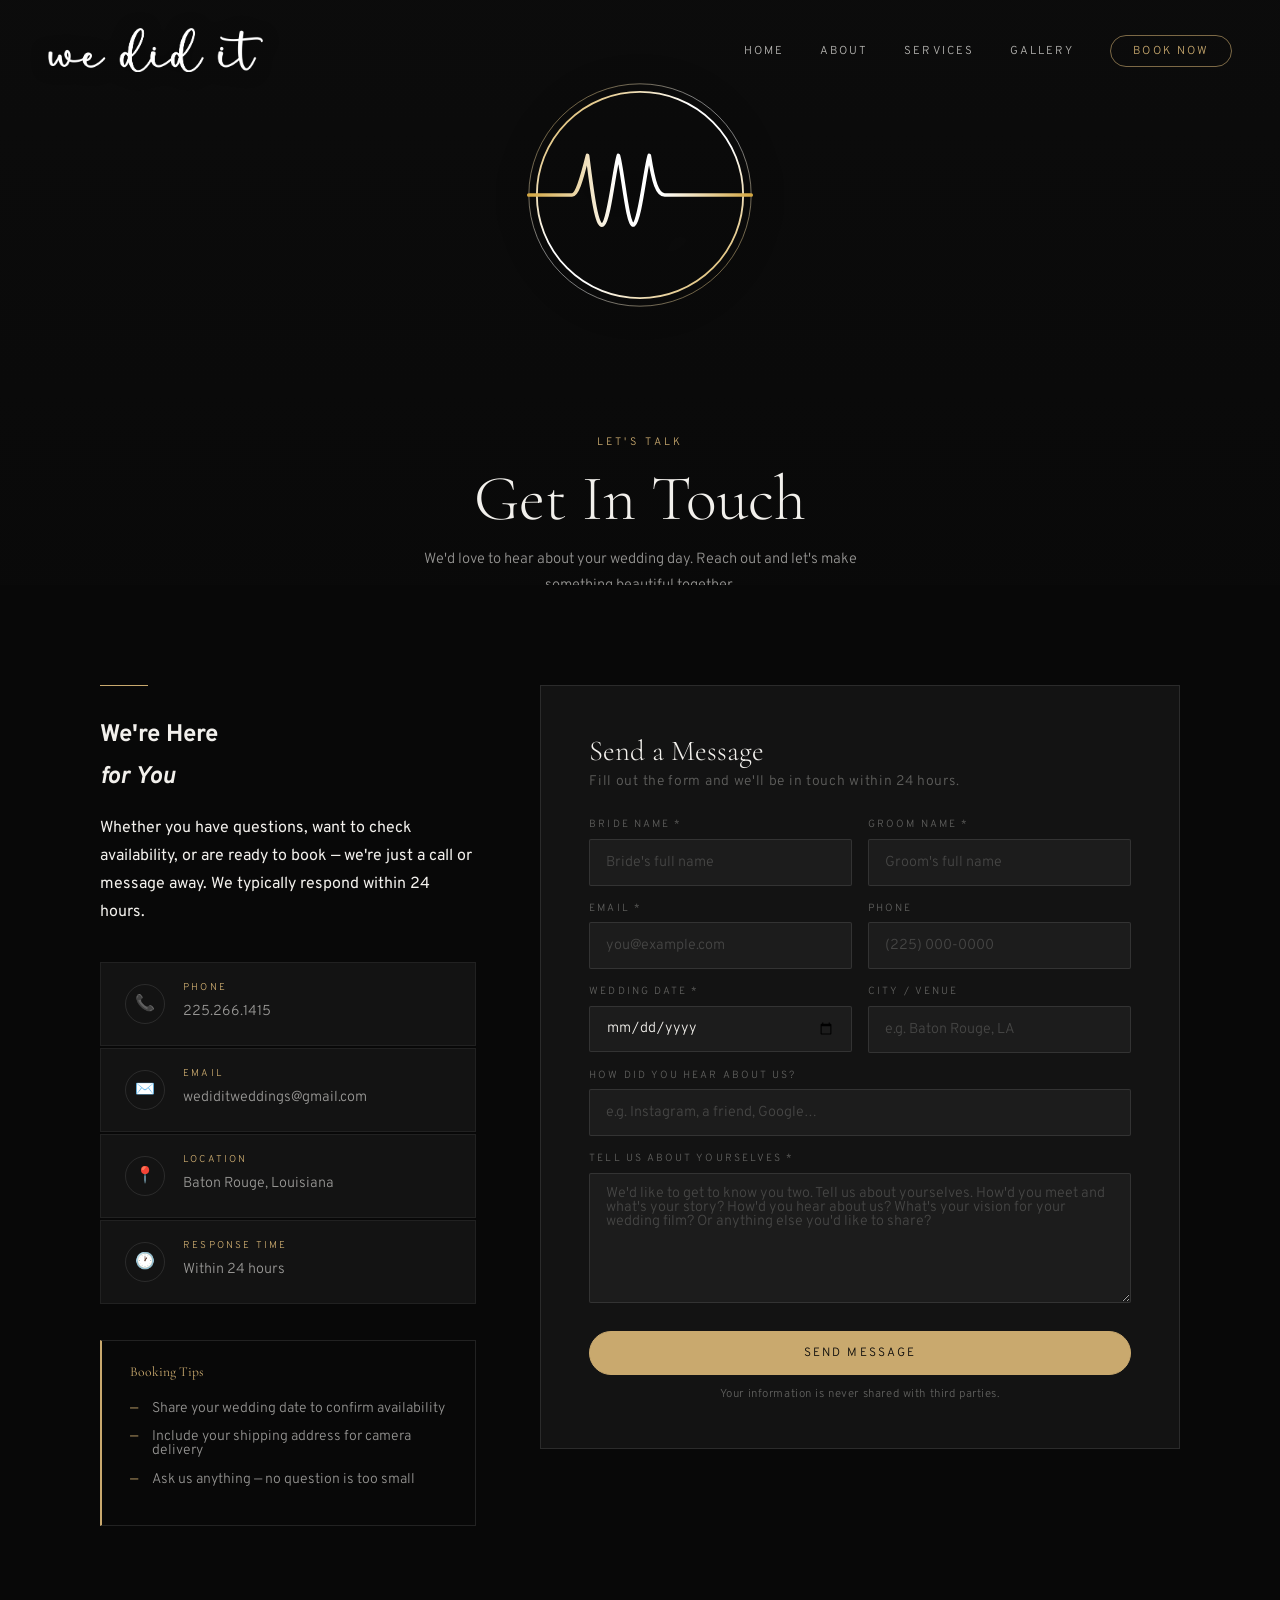
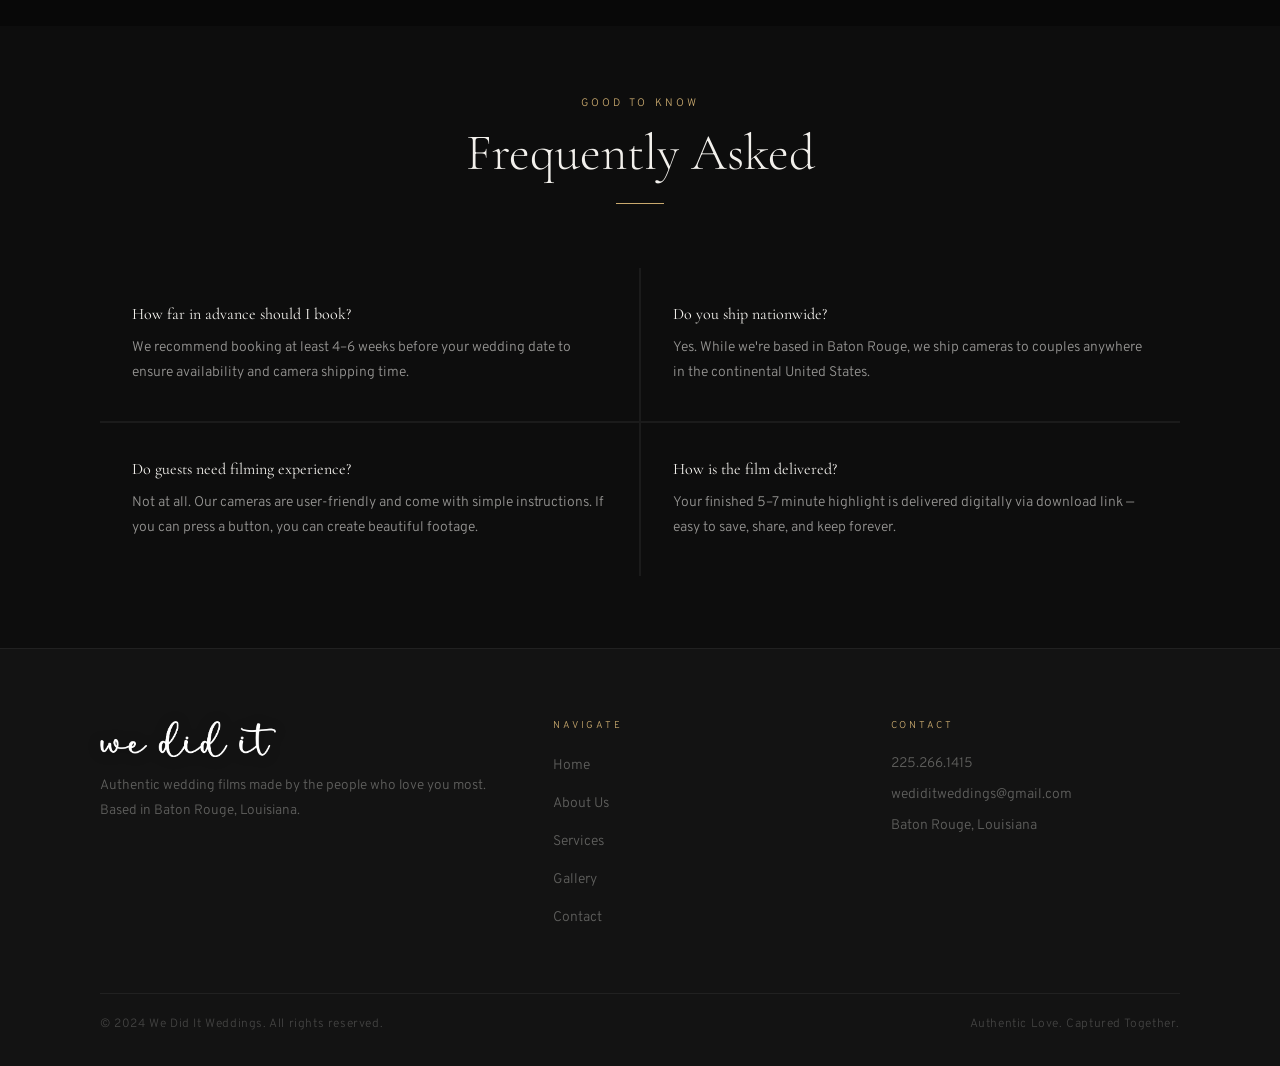
<file: contact.html>
<!DOCTYPE html>
<html lang="en">
<head>
  <meta charset="UTF-8" />
  <meta name="viewport" content="width=device-width, initial-scale=1.0" />
  <title>Contact — We Did It Weddings</title>
  <meta name="description" content="Contact We Did It Weddings in Baton Rouge, LA. Call 225.266.1415 or email wediditweddings@gmail.com to book your wedding film." />
  <link rel="stylesheet" href="css/styles.css" />
</head>
<body>

  <!-- HEADER -->
  <header>
    <a href="index.html" class="logo-link">
      <img src="images/logo-nav.png" alt="We Did It Weddings" />
    </a>
    <button class="hamburger" aria-label="Toggle menu">
      <span></span><span></span><span></span>
    </button>
    <nav>
      <ul>
        <li><a href="index.html">Home</a></li>
        <li><a href="about.html">About</a></li>
        <li><a href="services.html">Services</a></li>
        <li><a href="gallery.html">Gallery</a></li>
        <li><a href="contact.html" class="nav-cta-link active">Book Now</a></li>
      </ul>
    </nav>
  </header>

  <!-- PAGE HERO -->
  <section class="page-hero">
    <div class="page-hero-bg" style="background-image: url('https://images.unsplash.com/photo-1511285560929-80b456fea0bc?w=1600&q=80');"></div>
    <div class="page-hero-overlay"></div>
    <div class="page-hero-content">
      <div class="page-hero-logo">
        <img src="images/we_did_it_films_icon.svg" alt="We Did It Weddings" />
      </div>
      <span class="page-hero-label">Let's Talk</span>
      <h1>Get In Touch</h1>
      <p>We'd love to hear about your wedding day. Reach out and let's make something beautiful together.</p>
    </div>
  </section>

  <!-- CONTACT -->
  <section class="contact-section section">
    <div class="container">
      <div class="contact-grid">

        <!-- Info -->
        <div class="fade-up">
          <hr class="rule" style="margin-bottom:28px;" />
          <h2>We're Here<br><em>for You</em></h2>
          <p style="margin-top:16px;">Whether you have questions, want to check availability, or are ready to book — we're just a call or message away. We typically respond within 24 hours.</p>

          <div class="contact-cards" style="margin-top:36px;">
            <div class="contact-card">
              <div class="cc-icon">📞</div>
              <div class="cc-text">
                <label>Phone</label>
                <a href="tel:+12252661415">225.266.1415</a>
              </div>
            </div>
            <div class="contact-card">
              <div class="cc-icon">✉️</div>
              <div class="cc-text">
                <label>Email</label>
                <a href="mailto:wediditweddings@gmail.com">wediditweddings@gmail.com</a>
              </div>
            </div>
            <div class="contact-card">
              <div class="cc-icon">📍</div>
              <div class="cc-text">
                <label>Location</label>
                <span>Baton Rouge, Louisiana</span>
              </div>
            </div>
            <div class="contact-card">
              <div class="cc-icon">🕐</div>
              <div class="cc-text">
                <label>Response Time</label>
                <span>Within 24 hours</span>
              </div>
            </div>
          </div>

          <div style="margin-top:36px;padding:24px 28px;border:1px solid var(--border);border-left:2px solid var(--tan);">
            <p style="font:400 0.85rem/1 var(--serif);color:var(--tan);margin-bottom:12px;">Booking Tips</p>
            <ul class="check-list">
              <li>Share your wedding date to confirm availability</li>
              <li>Include your shipping address for camera delivery</li>
              <li>Ask us anything — no question is too small</li>
            </ul>
          </div>
        </div>

        <!-- Form -->
        <div class="contact-form-wrap fade-up">
          <h2>Send a Message</h2>
          <p>Fill out the form and we'll be in touch within 24 hours.</p>

          <form id="contactForm" novalidate>
            <div class="form-row">
              <div class="form-group">
                <label for="brideName">Bride Name *</label>
                <input type="text" id="brideName" name="brideName" placeholder="Bride's full name" required />
              </div>
              <div class="form-group">
                <label for="groomName">Groom Name *</label>
                <input type="text" id="groomName" name="groomName" placeholder="Groom's full name" required />
              </div>
            </div>
            <div class="form-row">
              <div class="form-group">
                <label for="email">Email *</label>
                <input type="email" id="email" name="email" placeholder="you@example.com" required />
              </div>
              <div class="form-group">
                <label for="phone">Phone</label>
                <input type="tel" id="phone" name="phone" placeholder="(225) 000-0000" />
              </div>
            </div>
            <div class="form-row">
              <div class="form-group">
                <label for="weddingDate">Wedding Date *</label>
                <input type="date" id="weddingDate" name="weddingDate" required />
              </div>
              <div class="form-group">
                <label for="weddingCity">City / Venue</label>
                <input type="text" id="weddingCity" name="weddingCity" placeholder="e.g. Baton Rouge, LA" />
              </div>
            </div>
            <div class="form-group">
              <label for="hearAboutUs">How Did You Hear About Us?</label>
              <input type="text" id="hearAboutUs" name="hearAboutUs" placeholder="e.g. Instagram, a friend, Google…" />
            </div>
            <div class="form-group">
              <label for="message">Tell Us About Yourselves *</label>
              <textarea id="message" name="message" placeholder="We'd like to get to know you two. Tell us about yourselves. How'd you meet and what's your story? How'd you hear about us? What's your vision for your wedding film? Or anything else you'd like to share?" required></textarea>
            </div>
            <button type="submit" class="form-submit">Send Message</button>
            <p class="form-note">Your information is never shared with third parties.</p>
          </form>

          <div class="form-success">
            <div class="si">🎉</div>
            <h3>Message Sent</h3>
            <p>Thank you for reaching out. We'll be in touch within 24 hours.</p>
          </div>
        </div>

      </div>
    </div>
  </section>

  <!-- FAQ -->
  <section class="faq section-sm">
    <div class="container">
      <div class="section-header centered fade-up">
        <span class="section-label">Good to Know</span>
        <h2 class="section-title">Frequently Asked</h2>
        <hr class="rule rule-center" style="margin:20px auto 0;" />
      </div>
      <div class="faq-grid">
        <div class="faq-item fade-up">
          <h3>How far in advance should I book?</h3>
          <p>We recommend booking at least 4–6 weeks before your wedding date to ensure availability and camera shipping time.</p>
        </div>
        <div class="faq-item fade-up">
          <h3>Do you ship nationwide?</h3>
          <p>Yes. While we're based in Baton Rouge, we ship cameras to couples anywhere in the continental United States.</p>
        </div>
        <div class="faq-item fade-up">
          <h3>Do guests need filming experience?</h3>
          <p>Not at all. Our cameras are user-friendly and come with simple instructions. If you can press a button, you can create beautiful footage.</p>
        </div>
        <div class="faq-item fade-up">
          <h3>How is the film delivered?</h3>
          <p>Your finished 5–7 minute highlight is delivered digitally via download link — easy to save, share, and keep forever.</p>
        </div>
      </div>
    </div>
  </section>

  <!-- FOOTER -->
  <footer>
    <div class="container">
      <div class="footer-grid">
        <div class="footer-brand">
          <img src="images/logo-nav.png" alt="We Did It Weddings" />
          <p>Authentic wedding films made by the people who love you most. Based in Baton Rouge, Louisiana.</p>
        </div>
        <div class="footer-col">
          <h4>Navigate</h4>
          <ul>
            <li><a href="index.html">Home</a></li>
            <li><a href="about.html">About Us</a></li>
            <li><a href="services.html">Services</a></li>
            <li><a href="gallery.html">Gallery</a></li>
            <li><a href="contact.html">Contact</a></li>
          </ul>
        </div>
        <div class="footer-col">
          <h4>Contact</h4>
          <p><a href="tel:+12252661415">225.266.1415</a></p>
          <p><a href="mailto:wediditweddings@gmail.com">wediditweddings@gmail.com</a></p>
          <p>Baton Rouge, Louisiana</p>
        </div>
      </div>
      <hr class="footer-divider" />
      <div class="footer-bottom">
        <span>&copy; 2024 We Did It Weddings. All rights reserved.</span>
        <span>Authentic Love. Captured Together.</span>
      </div>
    </div>
  </footer>

  <script src="js/script.js"></script>
</body>
</html>
</file>
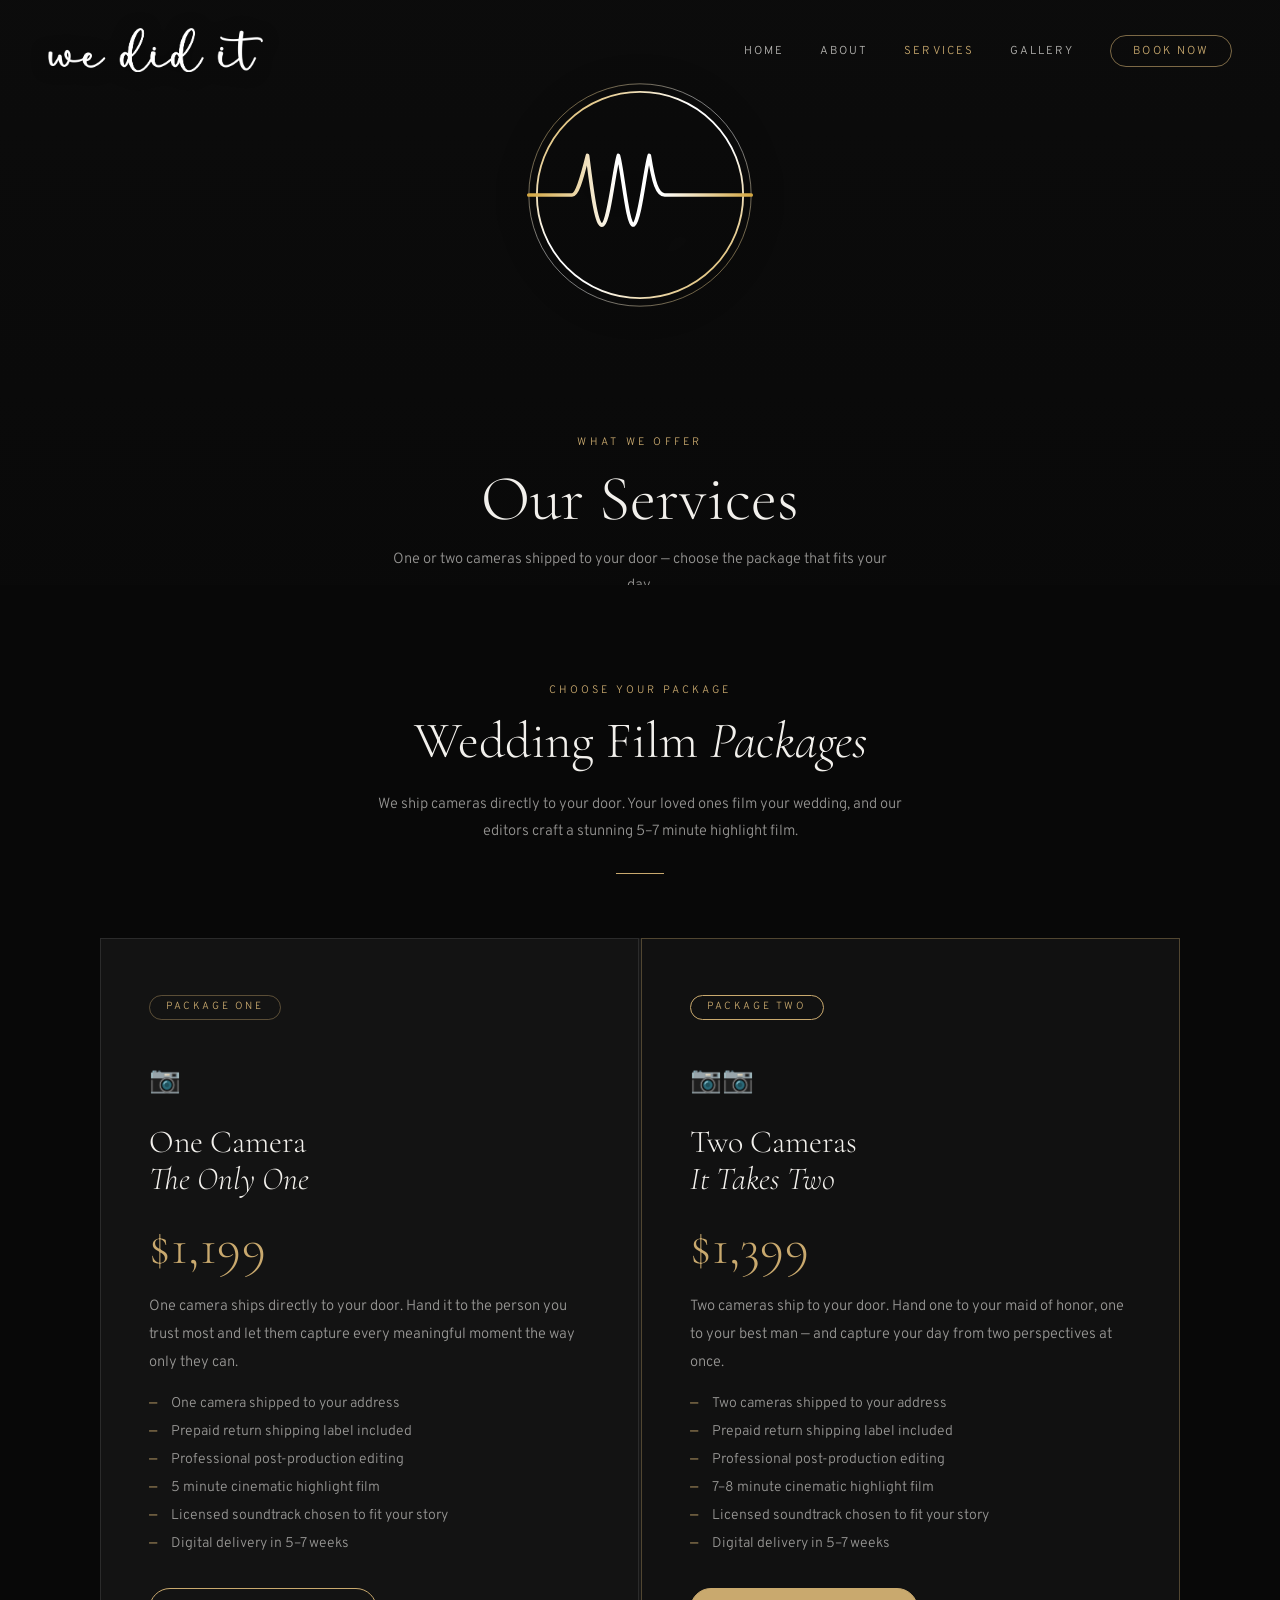
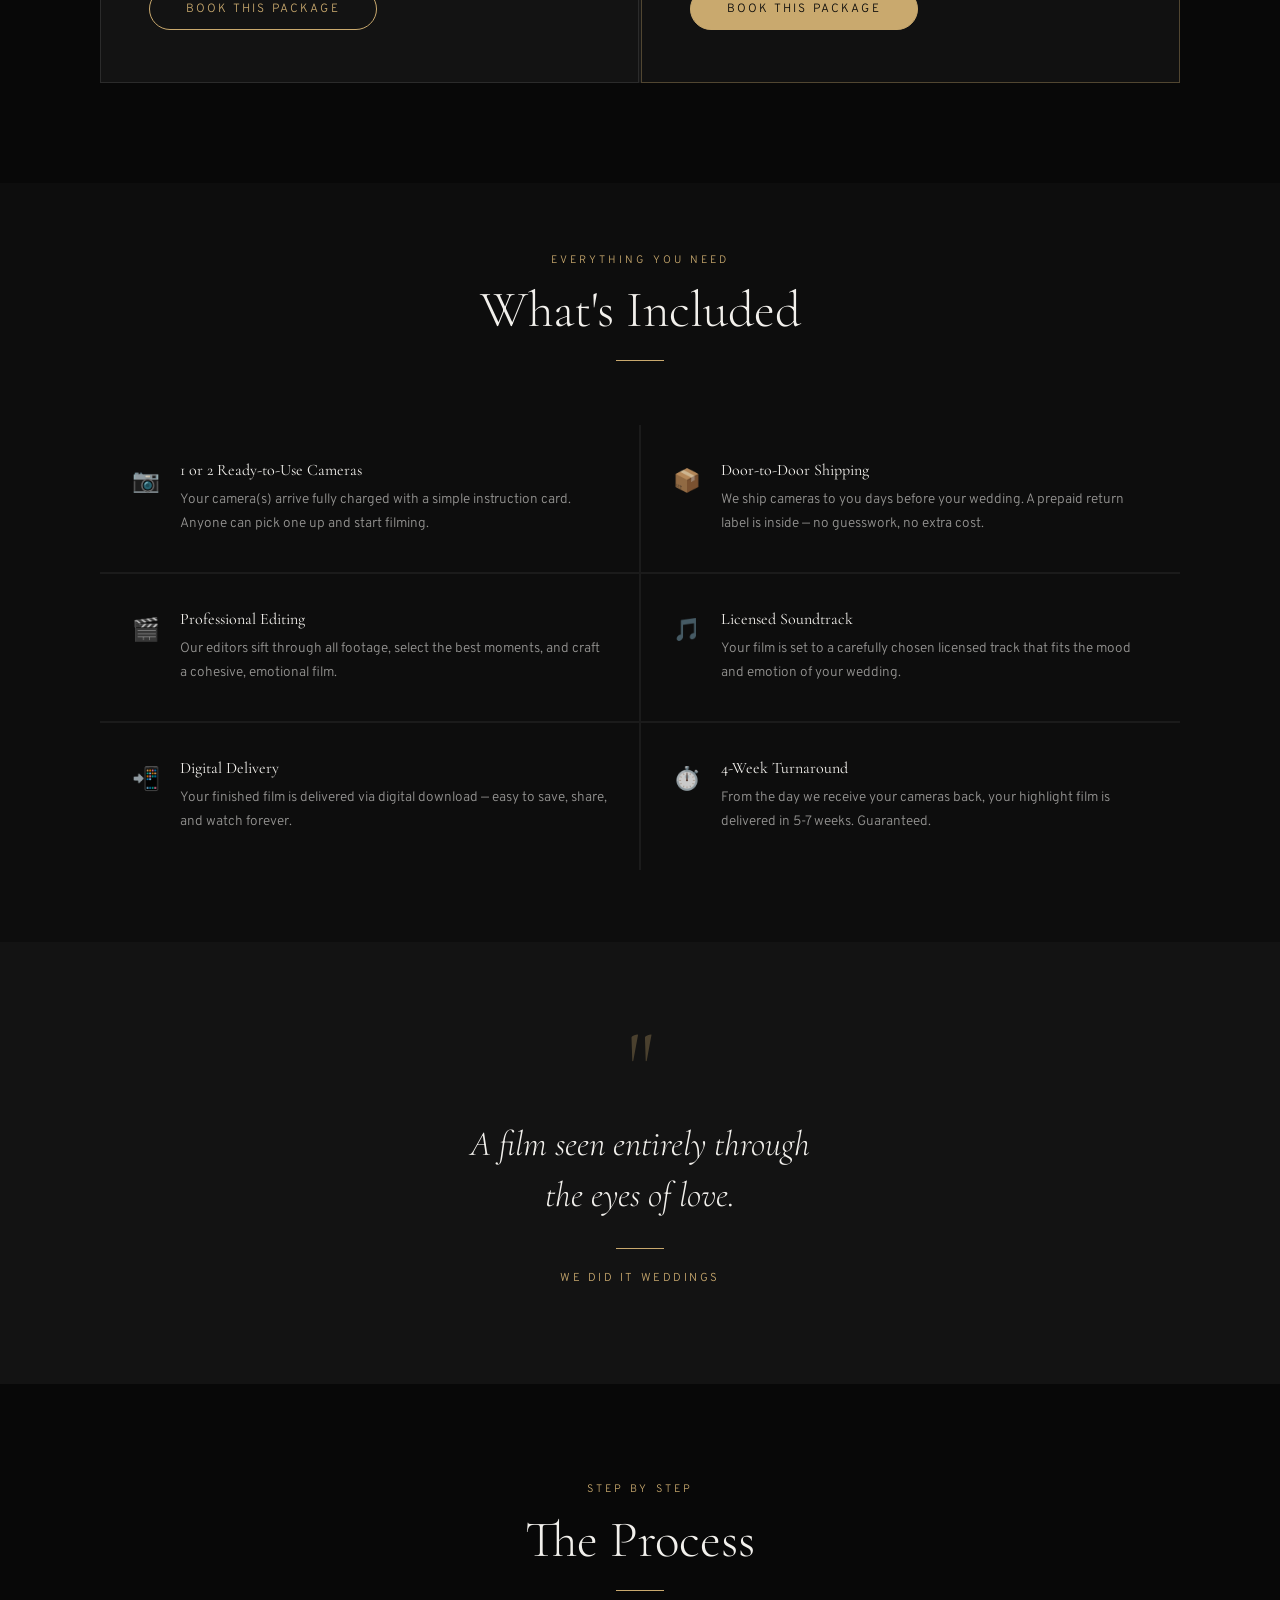
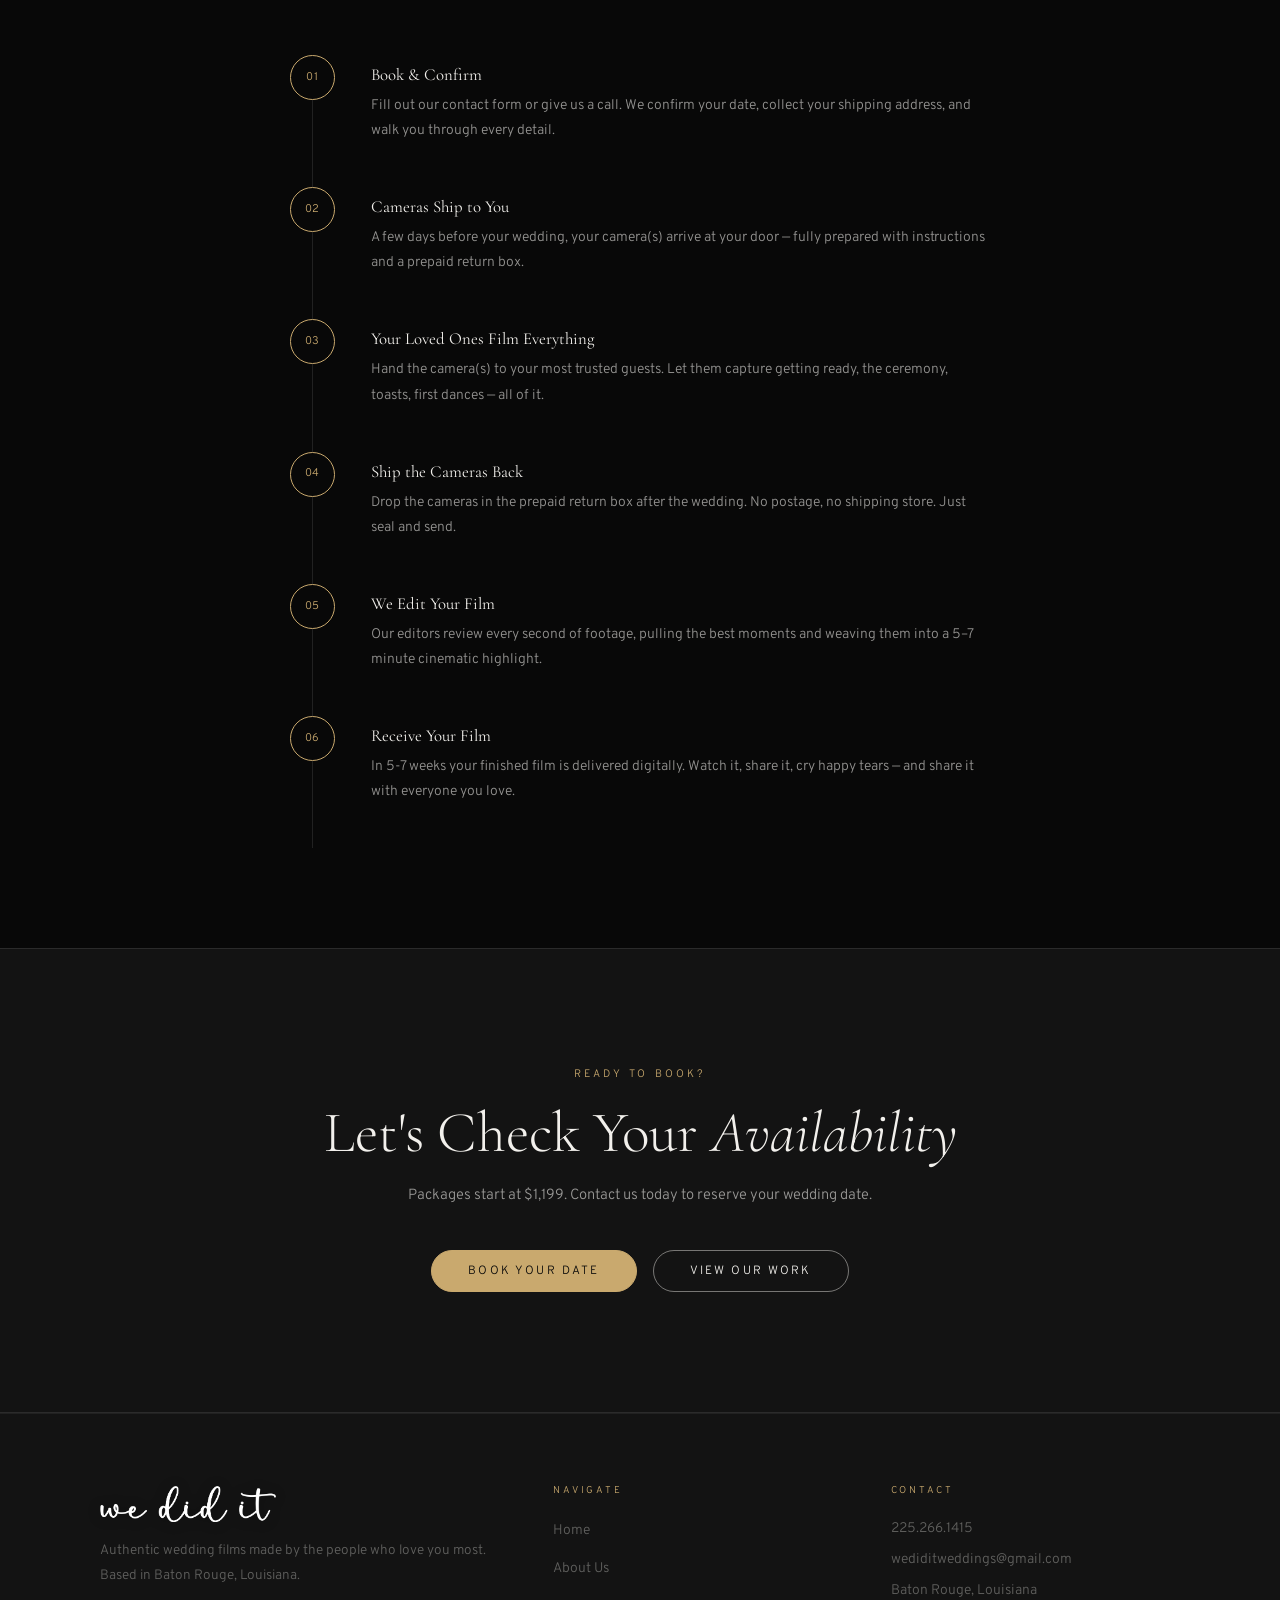
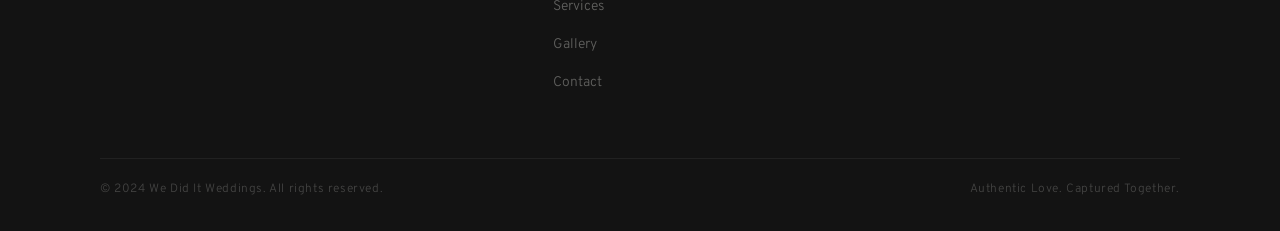
<file: services.html>
<!DOCTYPE html>
<html lang="en">
<head>
  <meta charset="UTF-8" />
  <meta name="viewport" content="width=device-width, initial-scale=1.0" />
  <title>Services — We Did It Weddings</title>
  <meta name="description" content="We ship one or two cameras to your door, your loved ones film your wedding, and our editors create a stunning highlight film in 5-7 weeks." />
  <link rel="stylesheet" href="css/styles.css" />
</head>
<body>

  <!-- HEADER -->
  <header>
    <a href="index.html" class="logo-link">
      <img src="images/logo-nav.png" alt="We Did It Weddings" />
    </a>
    <button class="hamburger" aria-label="Toggle menu">
      <span></span><span></span><span></span>
    </button>
    <nav>
      <ul>
        <li><a href="index.html">Home</a></li>
        <li><a href="about.html">About</a></li>
        <li><a href="services.html" class="active">Services</a></li>
        <li><a href="gallery.html">Gallery</a></li>
        <li><a href="contact.html" class="nav-cta-link">Book Now</a></li>
      </ul>
    </nav>
  </header>

  <!-- PAGE HERO -->
  <section class="page-hero">
    <div class="page-hero-bg" style="background-image: url('https://images.unsplash.com/photo-1465495976277-4387d4b0b4c6?w=1600&q=80');"></div>
    <div class="page-hero-overlay"></div>
    <div class="page-hero-content">
      <div class="page-hero-logo">
        <img src="images/we_did_it_films_icon.svg" alt="We Did It Weddings" />
      </div>
      <span class="page-hero-label">What We Offer</span>
      <h1>Our Services</h1>
      <p>One or two cameras shipped to your door — choose the package that fits your day.</p>
    </div>
  </section>

  <!-- PACKAGES -->
  <section class="service-intro section">
    <div class="container">
      <div class="section-header centered fade-up">
        <span class="section-label">Choose Your Package</span>
        <h2 class="section-title">Wedding Film <em>Packages</em></h2>
        <p class="section-sub" style="margin:12px auto 0;">We ship cameras directly to your door. Your loved ones film your wedding, and our editors craft a stunning 5–7 minute highlight film.</p>
        <hr class="rule rule-center" style="margin:28px auto 0;" />
      </div>
      <div class="packages-grid">

        <!-- Package 1 -->
        <div class="package-card fade-up">
          <span class="service-badge">Package One</span>
          <div class="package-camera-icon">📷</div>
          <h2>One Camera<br><em>The Only One</em></h2>
          <div class="package-price">$1,199</div>
          <p>One camera ships directly to your door. Hand it to the person you trust most and let them capture every meaningful moment the way only they can.</p>
          <ul class="check-list" style="margin-top:20px;">
            <li>One camera shipped to your address</li>
            <li>Prepaid return shipping label included</li>
            <li>Professional post-production editing</li>
            <li>5 minute cinematic highlight film</li>
            <li>Licensed soundtrack chosen to fit your story</li>
            <li>Digital delivery in 5–7 weeks</li>
          </ul>
          <div style="margin-top:36px;">
            <a href="contact.html" class="btn btn-tan-outline">Book This Package</a>
          </div>
        </div>

        <!-- Package 2 -->
        <div class="package-card package-card--featured fade-up">
          <span class="service-badge" style="border-color:var(--tan);color:var(--tan);">Package Two</span>
          <div class="package-camera-icon">📷📷</div>
          <h2>Two Cameras<br><em>It Takes Two</em></h2>
          <div class="package-price">$1,399</div>
          <p>Two cameras ship to your door. Hand one to your maid of honor, one to your best man — and capture your day from two perspectives at once.</p>
          <ul class="check-list" style="margin-top:20px;">
            <li>Two cameras shipped to your address</li>
            <li>Prepaid return shipping label included</li>
            <li>Professional post-production editing</li>
            <li>7–8 minute cinematic highlight film</li>
            <li>Licensed soundtrack chosen to fit your story</li>
            <li>Digital delivery in 5–7 weeks</li>
          </ul>
          <div style="margin-top:36px;">
            <a href="contact.html" class="btn btn-tan">Book This Package</a>
          </div>
        </div>

      </div>
    </div>
  </section>

  <!-- WHAT'S INCLUDED -->
  <section class="includes section-sm">
    <div class="container">
      <div class="section-header centered fade-up">
        <span class="section-label">Everything You Need</span>
        <h2 class="section-title">What's Included</h2>
        <hr class="rule rule-center" style="margin:20px auto 0;" />
      </div>
      <div class="includes-grid">
        <div class="include-item fade-up">
          <div class="include-icon">📷</div>
          <div>
            <h3>1 or 2 Ready-to-Use Cameras</h3>
            <p>Your camera(s) arrive fully charged with a simple instruction card. Anyone can pick one up and start filming.</p>
          </div>
        </div>
        <div class="include-item fade-up">
          <div class="include-icon">📦</div>
          <div>
            <h3>Door-to-Door Shipping</h3>
            <p>We ship cameras to you days before your wedding. A prepaid return label is inside — no guesswork, no extra cost.</p>
          </div>
        </div>
        <div class="include-item fade-up">
          <div class="include-icon">🎬</div>
          <div>
            <h3>Professional Editing</h3>
            <p>Our editors sift through all footage, select the best moments, and craft a cohesive, emotional film.</p>
          </div>
        </div>
        <div class="include-item fade-up">
          <div class="include-icon">🎵</div>
          <div>
            <h3>Licensed Soundtrack</h3>
            <p>Your film is set to a carefully chosen licensed track that fits the mood and emotion of your wedding.</p>
          </div>
        </div>
        <div class="include-item fade-up">
          <div class="include-icon">📲</div>
          <div>
            <h3>Digital Delivery</h3>
            <p>Your finished film is delivered via digital download — easy to save, share, and watch forever.</p>
          </div>
        </div>
        <div class="include-item fade-up">
          <div class="include-icon">⏱️</div>
          <div>
            <h3>4-Week Turnaround</h3>
            <p>From the day we receive your cameras back, your highlight film is delivered in 5-7 weeks. Guaranteed.</p>
          </div>
        </div>
      </div>
    </div>
  </section>

  <!-- PULL QUOTE -->
  <section class="pullquote">
    <div class="container-sm">
      <div class="fade-up">
        <span class="pullquote-mark">"</span>
        <p class="pullquote-text">A film seen entirely through<br><em>the eyes of love.</em></p>
        <hr class="rule rule-center" style="margin:24px auto;" />
        <p class="pullquote-author">We Did It Weddings</p>
      </div>
    </div>
  </section>

  <!-- PROCESS TIMELINE -->
  <section class="timeline-section section">
    <div class="container">
      <div class="section-header centered fade-up">
        <span class="section-label">Step by Step</span>
        <h2 class="section-title">The Process</h2>
        <hr class="rule rule-center" style="margin:20px auto 40px;" />
      </div>
      <div class="timeline fade-up">
        <div class="tl-item">
          <div class="tl-dot">01</div>
          <div class="tl-body">
            <h3>Book &amp; Confirm</h3>
            <p>Fill out our contact form or give us a call. We confirm your date, collect your shipping address, and walk you through every detail.</p>
          </div>
        </div>
        <div class="tl-item">
          <div class="tl-dot">02</div>
          <div class="tl-body">
            <h3>Cameras Ship to You</h3>
            <p>A few days before your wedding, your camera(s) arrive at your door — fully prepared with instructions and a prepaid return box.</p>
          </div>
        </div>
        <div class="tl-item">
          <div class="tl-dot">03</div>
          <div class="tl-body">
            <h3>Your Loved Ones Film Everything</h3>
            <p>Hand the camera(s) to your most trusted guests. Let them capture getting ready, the ceremony, toasts, first dances — all of it.</p>
          </div>
        </div>
        <div class="tl-item">
          <div class="tl-dot">04</div>
          <div class="tl-body">
            <h3>Ship the Cameras Back</h3>
            <p>Drop the cameras in the prepaid return box after the wedding. No postage, no shipping store. Just seal and send.</p>
          </div>
        </div>
        <div class="tl-item">
          <div class="tl-dot">05</div>
          <div class="tl-body">
            <h3>We Edit Your Film</h3>
            <p>Our editors review every second of footage, pulling the best moments and weaving them into a 5–7 minute cinematic highlight.</p>
          </div>
        </div>
        <div class="tl-item">
          <div class="tl-dot">06</div>
          <div class="tl-body">
            <h3>Receive Your Film</h3>
            <p>In 5-7 weeks your finished film is delivered digitally. Watch it, share it, cry happy tears — and share it with everyone you love.</p>
          </div>
        </div>
      </div>
    </div>
  </section>

  <!-- CTA -->
  <section class="cta-dark">
    <div class="container-sm">
      <div class="fade-up">
        <span class="section-label" style="display:block;text-align:center;margin-bottom:20px;">Ready to Book?</span>
        <h2 class="section-title" style="text-align:center;margin-bottom:16px;">Let's Check Your <em>Availability</em></h2>
        <p class="section-sub" style="text-align:center;margin:0 auto 40px;">Packages start at $1,199. Contact us today to reserve your wedding date.</p>
        <div class="cta-btns">
          <a href="contact.html" class="btn btn-tan">Book Your Date</a>
          <a href="gallery.html" class="btn btn-outline">View Our Work</a>
        </div>
      </div>
    </div>
  </section>

  <!-- FOOTER -->
  <footer>
    <div class="container">
      <div class="footer-grid">
        <div class="footer-brand">
          <img src="images/logo-nav.png" alt="We Did It Weddings" />
          <p>Authentic wedding films made by the people who love you most. Based in Baton Rouge, Louisiana.</p>
        </div>
        <div class="footer-col">
          <h4>Navigate</h4>
          <ul>
            <li><a href="index.html">Home</a></li>
            <li><a href="about.html">About Us</a></li>
            <li><a href="services.html">Services</a></li>
            <li><a href="gallery.html">Gallery</a></li>
            <li><a href="contact.html">Contact</a></li>
          </ul>
        </div>
        <div class="footer-col">
          <h4>Contact</h4>
          <p><a href="tel:+12252661415">225.266.1415</a></p>
          <p><a href="mailto:wediditweddings@gmail.com">wediditweddings@gmail.com</a></p>
          <p>Baton Rouge, Louisiana</p>
        </div>
      </div>
      <hr class="footer-divider" />
      <div class="footer-bottom">
        <span>&copy; 2024 We Did It Weddings. All rights reserved.</span>
        <span>Authentic Love. Captured Together.</span>
      </div>
    </div>
  </footer>

  <script src="js/script.js"></script>
</body>
</html>
</file>
<file: css/styles.css>
@import url('https://fonts.googleapis.com/css2?family=Cormorant+Garamond:ital,wght@0,300;0,400;0,600;1,300;1,400;1,600&family=Overpass:wght@200;300;400;600&display=swap');

/* ── VARIABLES ── */
:root {
  --bg:       #080808;
  --bg-2:     #0d0d0d;
  --bg-3:     #131313;
  --bg-card:  #181818;
  --white:    #F2F0EC;
  --white-60: rgba(242,240,236,0.60);
  --white-35: rgba(242,240,236,0.35);
  --tan:      #C9A96E;
  --tan-lite: #DFC08F;
  --blue:     #8BBCCF;
  --border:   rgba(255,255,255,0.10);
  --border-2: rgba(255,255,255,0.06);
  --serif:    'Cormorant Garamond', Georgia, serif;
  --sans:     'Overpass', sans-serif;
  --ease:     cubic-bezier(0.4, 0, 0.2, 1);
  --trans:    all 0.35s var(--ease);
}

/* ── RESET ── */
*, *::before, *::after { box-sizing: border-box; margin: 0; padding: 0; }
html { scroll-behavior: smooth; }
body {
  font-family: var(--sans);
  background: var(--bg);
  color: var(--white);
  line-height: 1.75;
  font-size: 16px;
  -webkit-font-smoothing: antialiased;
}
img { max-width: 100%; display: block; }
a { text-decoration: none; color: inherit; }
ul { list-style: none; }

/* ── CONTAINER ── */
.container { max-width: 1160px; margin: 0 auto; padding: 0 40px; }
.container-sm { max-width: 820px; margin: 0 auto; padding: 0 40px; }

/* ══════════════════════════════════════════
   HEADER / NAV
══════════════════════════════════════════ */
header {
  position: fixed;
  top: 0; left: 0; right: 0;
  z-index: 200;
  padding: 28px 48px;
  display: flex;
  align-items: center;
  justify-content: space-between;
  background: transparent;
  transition: background 0.45s var(--ease), padding 0.35s var(--ease);
}

header.scrolled {
  background: rgba(8,8,8,0.94);
  backdrop-filter: blur(14px);
  -webkit-backdrop-filter: blur(14px);
  padding: 16px 48px;
  border-bottom: 1px solid var(--border-2);
}

.logo-link {
  display: block;
  flex-shrink: 0;
}

.logo-link img {
  height: 44px;
  width: auto;
  background: transparent;
  padding: 0;
  display: block;
  filter: drop-shadow(0 1px 8px rgba(0,0,0,0.5));
}

nav ul {
  display: flex;
  align-items: center;
  gap: 36px;
}

nav a {
  font: 300 0.72rem/1 var(--sans);
  letter-spacing: 0.18em;
  text-transform: uppercase;
  color: rgba(242,240,236,0.75);
  transition: color 0.3s;
}

nav a:hover, nav a.active { color: var(--tan); }

.nav-cta-link {
  border: 1px solid rgba(201,169,110,0.6) !important;
  color: var(--tan) !important;
  padding: 8px 22px;
  border-radius: 100px;
  transition: var(--trans) !important;
}
.nav-cta-link:hover {
  background: var(--tan);
  color: var(--bg) !important;
}

/* hamburger */
.hamburger {
  display: none;
  flex-direction: column;
  gap: 5px;
  background: none;
  border: none;
  cursor: pointer;
  padding: 4px;
}
.hamburger span {
  display: block;
  width: 26px;
  height: 1.5px;
  background: var(--white);
  transition: var(--trans);
}
.hamburger.open span:nth-child(1) { transform: translateY(6.5px) rotate(45deg); }
.hamburger.open span:nth-child(2) { opacity: 0; }
.hamburger.open span:nth-child(3) { transform: translateY(-6.5px) rotate(-45deg); }

@media (max-width: 768px) {
  header { padding: 20px 24px; }
  header.scrolled { padding: 14px 24px; }

  .hamburger { display: flex; }

  nav {
    position: fixed;
    top: 0; left: 0; right: 0; bottom: 0;
    background: rgba(8,8,8,0.98);
    display: flex;
    align-items: center;
    justify-content: center;
    opacity: 0;
    pointer-events: none;
    transition: opacity 0.35s var(--ease);
  }
  nav.open { opacity: 1; pointer-events: all; }
  nav ul { flex-direction: column; gap: 32px; text-align: center; }
  nav a { font-size: 0.95rem; letter-spacing: 0.2em; }
  .nav-cta-link { padding: 12px 36px; }
  .logo-link img { height: 52px; }
}

/* ══════════════════════════════════════════
   HERO  —  VIDEO BACKGROUND
══════════════════════════════════════════ */
.hero {
  position: relative;
  height: 100vh;
  min-height: 640px;
  overflow: hidden;
  display: flex;
  align-items: center;
  justify-content: center;
  background: var(--bg);
}

.hero-video {
  position: absolute;
  inset: 0;
  width: 100%;
  height: 100%;
  object-fit: cover;
  z-index: 0;
}

.hero-overlay {
  position: absolute;
  inset: 0;
  background: linear-gradient(
    to bottom,
    rgba(8,8,8,0.30) 0%,
    rgba(8,8,8,0.50) 60%,
    rgba(8,8,8,0.82) 100%
  );
  z-index: 1;
}

.hero-content {
  position: relative;
  z-index: 2;
  text-align: center;
  padding: 0 24px;
  max-width: 860px;
}

.hero-logo {
  margin: 0 auto 40px;
}
.hero-logo img {
  width: clamp(200px, 35vw, 420px);
  height: auto;
  background: transparent;
  padding: 0;
  margin: 0 auto;
  filter: drop-shadow(0 4px 24px rgba(0,0,0,0.5));
}

.hero-eyebrow {
  font: 300 0.7rem/1 var(--sans);
  letter-spacing: 0.3em;
  text-transform: uppercase;
  color: var(--tan);
  margin-bottom: 20px;
}

.hero h1 {
  font: 300 clamp(2.8rem, 6vw, 5.2rem)/1.1 var(--serif);
  color: var(--white);
  margin-bottom: 20px;
  letter-spacing: 0.01em;
}

.hero h1 em {
  font-style: italic;
  color: rgba(242,240,236,0.85);
}

.hero-sub {
  font: 300 1rem/1.85 var(--sans);
  color: var(--white-60);
  max-width: 520px;
  margin: 0 auto 40px;
}

.hero-rule {
  width: 60px;
  height: 1px;
  background: var(--tan);
  margin: 0 auto 28px;
  border: none;
}

/* ── hero scroll cue ── */
.scroll-cue {
  position: absolute;
  bottom: 32px;
  left: 50%;
  transform: translateX(-50%);
  z-index: 2;
  display: flex;
  flex-direction: column;
  align-items: center;
  gap: 8px;
  opacity: 0.5;
  animation: scrollBounce 2s infinite;
}
.scroll-cue span {
  font: 300 0.65rem/1 var(--sans);
  letter-spacing: 0.25em;
  text-transform: uppercase;
  color: var(--white);
}
.scroll-cue-arrow {
  width: 1px;
  height: 36px;
  background: var(--white);
}
@keyframes scrollBounce {
  0%, 100% { transform: translateX(-50%) translateY(0); }
  50%        { transform: translateX(-50%) translateY(6px); }
}

/* ══════════════════════════════════════════
   BUTTONS
══════════════════════════════════════════ */
.btn {
  display: inline-block;
  font: 300 0.75rem/1 var(--sans);
  letter-spacing: 0.18em;
  text-transform: uppercase;
  padding: 14px 36px;
  border-radius: 100px;
  border: 1px solid transparent;
  cursor: pointer;
  transition: var(--trans);
}

.btn-light {
  background: var(--white);
  color: var(--bg);
  border-color: var(--white);
}
.btn-light:hover {
  background: transparent;
  color: var(--white);
}

.btn-outline {
  background: transparent;
  color: var(--white);
  border-color: rgba(242,240,236,0.45);
}
.btn-outline:hover {
  border-color: var(--white);
}

.btn-tan {
  background: var(--tan);
  color: var(--bg);
  border-color: var(--tan);
}
.btn-tan:hover {
  background: transparent;
  color: var(--tan);
}

.btn-tan-outline {
  background: transparent;
  color: var(--tan);
  border-color: var(--tan);
}
.btn-tan-outline:hover {
  background: var(--tan);
  color: var(--bg);
}

.hero-btns {
  display: flex;
  gap: 16px;
  justify-content: center;
  flex-wrap: wrap;
}

/* ══════════════════════════════════════════
   SECTION BASE
══════════════════════════════════════════ */
.section { padding: 100px 0; }
.section-sm { padding: 72px 0; }

.section-label {
  display: block;
  font: 300 0.68rem/1 var(--sans);
  letter-spacing: 0.28em;
  text-transform: uppercase;
  color: var(--tan);
  margin-bottom: 16px;
}

.section-title {
  font: 300 clamp(2rem, 4vw, 3.2rem)/1.15 var(--serif);
  color: var(--white);
  margin-bottom: 20px;
}

.section-title em { font-style: italic; }

.section-sub {
  font: 300 0.92rem/1.85 var(--sans);
  color: var(--white-60);
  max-width: 560px;
}

.section-header { margin-bottom: 64px; }
.section-header.centered { text-align: center; }
.section-header.centered .section-sub { margin: 0 auto; }

.rule {
  width: 48px;
  height: 1px;
  background: var(--tan);
  border: none;
  margin: 0;
}
.rule-center { margin: 0 auto; }

/* ══════════════════════════════════════════
   INTRO / STATEMENT SECTION
══════════════════════════════════════════ */
.intro {
  background: var(--bg);
  text-align: center;
}

.intro-text {
  font: 300 clamp(1.6rem, 3.5vw, 2.6rem)/1.35 var(--serif);
  color: var(--white);
  max-width: 800px;
  margin: 0 auto 28px;
  letter-spacing: 0.01em;
}

.intro-text em { font-style: italic; color: var(--tan); }

.intro-body {
  font: 300 0.95rem/1.9 var(--sans);
  color: var(--white-60);
  max-width: 560px;
  margin: 0 auto 36px;
}

/* ══════════════════════════════════════════
   HOW IT WORKS  —  3 STEPS
══════════════════════════════════════════ */
.steps { background: var(--bg-2); }

.steps-grid {
  display: grid;
  grid-template-columns: repeat(3, 1fr);
  gap: 2px;
  background: var(--border-2);
}

.step {
  background: var(--bg-2);
  padding: 52px 40px;
  text-align: center;
}

.step-num {
  font: 300 3.5rem/1 var(--serif);
  color: var(--tan);
  opacity: 0.4;
  margin-bottom: 20px;
}

.step-icon {
  font-size: 2rem;
  margin-bottom: 16px;
}

.step h3 {
  font: 400 1.15rem/1.2 var(--serif);
  color: var(--white);
  margin-bottom: 12px;
  letter-spacing: 0.02em;
}

.step p {
  font: 300 0.875rem/1.8 var(--sans);
  color: var(--white-60);
}

@media (max-width: 640px) {
  .steps-grid {
    grid-template-columns: 1fr;
    gap: 1px;
  }
  .step { padding: 44px 32px; }
}

/* ══════════════════════════════════════════
   PULL QUOTE  /  TESTIMONIAL
══════════════════════════════════════════ */
.pullquote {
  background: var(--bg-3);
  text-align: center;
  padding: 100px 0;
}

.pullquote-mark {
  font: 300 6rem/1 var(--serif);
  color: var(--tan);
  opacity: 0.3;
  line-height: 0.5;
  margin-bottom: 28px;
  display: block;
}

.pullquote-text {
  font: 300 italic clamp(1.5rem, 3vw, 2.2rem)/1.45 var(--serif);
  color: var(--white);
  max-width: 780px;
  margin: 0 auto 28px;
}

.pullquote-author {
  font: 300 0.72rem/1 var(--sans);
  letter-spacing: 0.22em;
  text-transform: uppercase;
  color: var(--tan);
}

/* ══════════════════════════════════════════
   FEATURES / WHY US
══════════════════════════════════════════ */
.features { background: var(--bg); }

.features-grid {
  display: grid;
  grid-template-columns: repeat(3, 1fr);
  gap: 1px;
  background: var(--border-2);
}

.feature {
  background: var(--bg);
  padding: 44px 36px;
  transition: background 0.3s;
}
.feature:hover { background: var(--bg-3); }

.feature-num {
  font: 300 0.68rem/1 var(--sans);
  letter-spacing: 0.2em;
  color: var(--tan);
  margin-bottom: 20px;
  display: block;
}

.feature h3 {
  font: 400 1.2rem/1.2 var(--serif);
  color: var(--white);
  margin-bottom: 12px;
}

.feature p {
  font: 300 0.875rem/1.8 var(--sans);
  color: var(--white-60);
}

@media (max-width: 768px) {
  .features-grid { grid-template-columns: 1fr 1fr; }
}
@media (max-width: 480px) {
  .features-grid { grid-template-columns: 1fr; }
}

/* ══════════════════════════════════════════
   TESTIMONIALS
══════════════════════════════════════════ */
.testimonials { background: var(--bg-2); }

.testimonials-grid {
  display: grid;
  grid-template-columns: repeat(3, 1fr);
  gap: 2px;
  background: var(--border-2);
}

.testimonial-item {
  background: var(--bg-2);
  padding: 44px 36px;
}

.t-stars { color: var(--tan); font-size: 0.8rem; margin-bottom: 20px; }

.t-quote {
  font: 300 italic 1.05rem/1.8 var(--serif);
  color: var(--white-60);
  margin-bottom: 28px;
}

.t-author strong {
  display: block;
  font: 400 0.85rem/1 var(--serif);
  color: var(--white);
  margin-bottom: 4px;
}

.t-author span {
  font: 300 0.7rem/1 var(--sans);
  letter-spacing: 0.12em;
  color: var(--tan);
  text-transform: uppercase;
}

@media (max-width: 768px) {
  .testimonials-grid { grid-template-columns: 1fr; }
}

/* ══════════════════════════════════════════
   CTA BANNER
══════════════════════════════════════════ */
.cta-dark {
  background: var(--bg-3);
  text-align: center;
  padding: 120px 0;
  border-top: 1px solid var(--border);
  border-bottom: 1px solid var(--border);
}

.cta-dark .section-title { font-size: clamp(2.2rem, 4.5vw, 3.8rem); margin-bottom: 16px; }
.cta-dark .section-sub { margin: 0 auto 40px; }

.cta-btns { display: flex; gap: 16px; justify-content: center; flex-wrap: wrap; }

/* ══════════════════════════════════════════
   PAGE HERO  (inner pages)
══════════════════════════════════════════ */
.page-hero {
  position: relative;
  height: 65vh;
  min-height: 500px;
  background: var(--bg-2);
  display: flex;
  align-items: center;
  justify-content: center;
  text-align: center;
  overflow: hidden;
}

.page-hero-bg {
  position: absolute;
  inset: 0;
  background-size: cover;
  background-position: center;
  opacity: 0.25;
}

.page-hero-overlay {
  position: absolute;
  inset: 0;
  background: linear-gradient(to bottom, rgba(8,8,8,0.3), rgba(8,8,8,0.75));
}

.page-hero-content {
  position: relative;
  z-index: 2;
  padding: 0 24px;
}

.page-hero-logo {
  margin-bottom: 32px;
}
.page-hero-logo img {
  width: clamp(200px, 40vw, 420px);
  height: auto;
  background: transparent;
  padding: 0;
  margin: 0 auto;
  filter: drop-shadow(0 2px 16px rgba(0,0,0,0.5));
}

.page-hero-label {
  font: 300 0.68rem/1 var(--sans);
  letter-spacing: 0.3em;
  text-transform: uppercase;
  color: var(--tan);
  margin-bottom: 16px;
  display: block;
}

.page-hero h1 {
  font: 300 clamp(2.4rem, 5vw, 4rem)/1.1 var(--serif);
  color: var(--white);
  margin-bottom: 12px;
}

.page-hero p {
  font: 300 0.92rem/1.8 var(--sans);
  color: var(--white-60);
  max-width: 500px;
  margin: 0 auto;
}

/* ══════════════════════════════════════════
   ABOUT
══════════════════════════════════════════ */
.about-block { background: var(--bg); }

.split {
  display: grid;
  grid-template-columns: 1fr 1fr;
  gap: 80px;
  align-items: center;
}

.split-img {
  position: relative;
  border-radius: 4px;
  overflow: hidden;
}
.split-img img {
  width: 100%;
  height: 520px;
  object-fit: cover;
  filter: brightness(0.88) saturate(0.85);
  transition: filter 0.5s;
}
.split-img:hover img { filter: brightness(0.95) saturate(0.95); }

.split-text .rule { margin-bottom: 28px; }
.split-text .section-title { margin-bottom: 16px; }
.split-text p {
  font: 300 0.92rem/1.9 var(--sans);
  color: var(--white-60);
  margin-bottom: 16px;
}

.check-list { margin-top: 24px; }
.check-list li {
  display: flex;
  align-items: flex-start;
  gap: 14px;
  font: 300 0.88rem/1 var(--sans);
  color: var(--white-60);
  margin-bottom: 14px;
}
.check-list li::before {
  content: '—';
  color: var(--tan);
  flex-shrink: 0;
  margin-top: 0;
  font-weight: 300;
}

@media (max-width: 768px) {
  .split { grid-template-columns: 1fr; gap: 40px; }
  .split-img img { height: 340px; }
}

/* ══════════════════════════════════════════
   VALUES
══════════════════════════════════════════ */
.values { background: var(--bg-2); }

.values-grid {
  display: grid;
  grid-template-columns: repeat(3, 1fr);
  gap: 2px;
  background: var(--border-2);
}

.value-item {
  background: var(--bg-2);
  padding: 48px 36px;
  transition: background 0.3s;
}
.value-item:hover { background: var(--bg-3); }

.value-icon { font-size: 1.6rem; margin-bottom: 16px; }

.value-item h3 {
  font: 400 1.1rem/1.2 var(--serif);
  color: var(--white);
  margin-bottom: 10px;
}

.value-item p {
  font: 300 0.87rem/1.8 var(--sans);
  color: var(--white-60);
}

@media (max-width: 640px) {
  .values-grid { grid-template-columns: 1fr 1fr; }
}
@media (max-width: 420px) {
  .values-grid { grid-template-columns: 1fr; }
}

/* ══════════════════════════════════════════
   SERVICES
══════════════════════════════════════════ */
.service-intro { background: var(--bg); }

.service-card {
  background: var(--bg-3);
  border: 1px solid var(--border);
  border-radius: 4px;
  padding: 52px 48px;
  margin-bottom: 2px;
}

.service-badge {
  display: inline-block;
  font: 300 0.65rem/1 var(--sans);
  letter-spacing: 0.25em;
  text-transform: uppercase;
  color: var(--tan);
  border: 1px solid rgba(201,169,110,0.4);
  padding: 6px 16px;
  border-radius: 100px;
  margin-bottom: 24px;
}

.service-card h2 {
  font: 300 clamp(1.8rem, 3vw, 2.8rem)/1.15 var(--serif);
  color: var(--white);
  margin-bottom: 16px;
}
.service-card p {
  font: 300 0.92rem/1.9 var(--sans);
  color: var(--white-60);
  max-width: 680px;
  margin-bottom: 14px;
}

/* ── PACKAGES GRID ── */
.packages-grid {
  display: grid;
  grid-template-columns: 1fr 1fr;
  gap: 2px;
  background: var(--border-2);
  margin-top: 56px;
}

.package-card {
  background: var(--bg-3);
  border: 1px solid var(--border);
  padding: 52px 48px;
}

.package-card--featured {
  background: #111;
  border-color: rgba(201,169,110,0.35);
}

.package-camera-icon {
  font-size: 1.6rem;
  margin: 16px 0 20px;
  opacity: 0.85;
}

.package-card h2 {
  font: 300 clamp(1.6rem, 2.5vw, 2.4rem)/1.15 var(--serif);
  color: var(--white);
  margin-bottom: 16px;
}

.package-price {
  font: 300 clamp(2.4rem, 4vw, 3.4rem)/1 var(--serif);
  color: var(--tan);
  margin: 24px 0 20px;
  letter-spacing: 0.01em;
}

.package-card p {
  font: 300 0.92rem/1.9 var(--sans);
  color: var(--white-60);
  max-width: 480px;
}

@media (max-width: 768px) {
  .packages-grid { grid-template-columns: 1fr; }
  .package-card { padding: 36px 28px; }
}

.includes { background: var(--bg-2); }

.includes-grid {
  display: grid;
  grid-template-columns: repeat(2, 1fr);
  gap: 2px;
  background: var(--border-2);
}

.include-item {
  background: var(--bg-2);
  padding: 36px 32px;
  display: flex;
  gap: 20px;
  align-items: flex-start;
}

.include-icon {
  font-size: 1.4rem;
  flex-shrink: 0;
  margin-top: 2px;
  opacity: 0.8;
}

.include-item h3 {
  font: 400 1rem/1.2 var(--serif);
  color: var(--white);
  margin-bottom: 8px;
}

.include-item p {
  font: 300 0.85rem/1.75 var(--sans);
  color: var(--white-60);
}

@media (max-width: 640px) {
  .includes-grid { grid-template-columns: 1fr; }
  .service-card { padding: 36px 28px; }
}

/* ── TIMELINE ── */
.timeline-section { background: var(--bg); }

.timeline {
  max-width: 700px;
  margin: 0 auto;
  position: relative;
}

.timeline::before {
  content: '';
  position: absolute;
  left: 22px;
  top: 0;
  bottom: 0;
  width: 1px;
  background: var(--border);
}

.tl-item {
  display: flex;
  gap: 36px;
  padding-bottom: 44px;
  position: relative;
}

.tl-dot {
  width: 45px;
  height: 45px;
  border-radius: 50%;
  border: 1px solid var(--tan);
  color: var(--tan);
  font: 300 0.7rem/1 var(--sans);
  letter-spacing: 0.05em;
  display: flex;
  align-items: center;
  justify-content: center;
  flex-shrink: 0;
  background: var(--bg);
  position: relative;
  z-index: 1;
}

.tl-body { padding-top: 10px; }

.tl-body h3 {
  font: 400 1.05rem/1.2 var(--serif);
  color: var(--white);
  margin-bottom: 8px;
}

.tl-body p {
  font: 300 0.87rem/1.8 var(--sans);
  color: var(--white-60);
}

/* ══════════════════════════════════════════
   CONTACT
══════════════════════════════════════════ */
.contact-section { background: var(--bg); }

.contact-grid {
  display: grid;
  grid-template-columns: 1fr 1.7fr;
  gap: 64px;
  align-items: start;
}

.contact-info h2 {
  font: 300 2rem/1.2 var(--serif);
  color: var(--white);
  margin-bottom: 12px;
}
.contact-info > p {
  font: 300 0.9rem/1.85 var(--sans);
  color: var(--white-60);
  margin-bottom: 40px;
}

.contact-cards { display: flex; flex-direction: column; gap: 2px; }

.contact-card {
  background: var(--bg-3);
  padding: 20px 24px;
  display: flex;
  gap: 18px;
  align-items: center;
  border: 1px solid var(--border-2);
  transition: border-color 0.3s;
}
.contact-card:hover { border-color: var(--tan); }

.cc-icon {
  width: 40px;
  height: 40px;
  border: 1px solid var(--border);
  border-radius: 50%;
  display: flex;
  align-items: center;
  justify-content: center;
  font-size: 1rem;
  flex-shrink: 0;
}

.cc-text label {
  display: block;
  font: 300 0.62rem/1 var(--sans);
  letter-spacing: 0.22em;
  text-transform: uppercase;
  color: var(--tan);
  margin-bottom: 4px;
}
.cc-text a, .cc-text span {
  font: 300 0.9rem/1 var(--sans);
  color: var(--white-60);
  transition: color 0.2s;
}
.cc-text a:hover { color: var(--tan); }

.contact-form-wrap { background: var(--bg-3); border: 1px solid var(--border); padding: 48px; }

.contact-form-wrap h2 {
  font: 300 1.8rem/1.2 var(--serif);
  color: var(--white);
  margin-bottom: 6px;
}
.contact-form-wrap > p {
  font: 300 0.87rem/1 var(--sans);
  color: var(--white-35);
  margin-bottom: 32px;
  letter-spacing: 0.05em;
}

.form-row { display: grid; grid-template-columns: 1fr 1fr; gap: 16px; }

.form-group { margin-bottom: 18px; }

.form-group label {
  display: block;
  font: 300 0.65rem/1 var(--sans);
  letter-spacing: 0.2em;
  text-transform: uppercase;
  color: var(--white-35);
  margin-bottom: 8px;
}

.form-group input,
.form-group select,
.form-group textarea {
  width: 100%;
  background: rgba(255,255,255,0.04);
  border: 1px solid var(--border);
  border-radius: 2px;
  padding: 13px 16px;
  font: 300 0.9rem/1 var(--sans);
  color: var(--white);
  outline: none;
  transition: border-color 0.25s;
  -webkit-appearance: none;
}
.form-group input:focus,
.form-group select:focus,
.form-group textarea:focus { border-color: var(--tan); }
.form-group input::placeholder,
.form-group textarea::placeholder { color: rgba(242,240,236,0.2); }
.form-group select option { background: var(--bg-3); color: var(--white); }
.form-group textarea { min-height: 130px; resize: vertical; }

.form-submit {
  width: 100%;
  padding: 15px;
  background: var(--tan);
  color: var(--bg);
  border: 1px solid var(--tan);
  border-radius: 100px;
  font: 300 0.75rem/1 var(--sans);
  letter-spacing: 0.18em;
  text-transform: uppercase;
  cursor: pointer;
  transition: var(--trans);
}
.form-submit:hover { background: transparent; color: var(--tan); }

.form-note {
  text-align: center;
  font: 300 0.72rem/1 var(--sans);
  color: var(--white-35);
  margin-top: 14px;
  letter-spacing: 0.05em;
}

.form-success { display: none; text-align: center; padding: 48px 0; }
.form-success .si { font-size: 2.5rem; margin-bottom: 16px; }
.form-success h3 { font: 300 1.6rem/1.2 var(--serif); color: var(--white); margin-bottom: 10px; }
.form-success p { font: 300 0.9rem/1.8 var(--sans); color: var(--white-60); }

@media (max-width: 900px) { .contact-grid { grid-template-columns: 1fr; } }
@media (max-width: 480px) {
  .form-row { grid-template-columns: 1fr; }
  .contact-form-wrap { padding: 28px 20px; }
}

/* ══════════════════════════════════════════
   GALLERY
══════════════════════════════════════════ */
.gallery-section { background: var(--bg-2); }

.gallery-filter {
  display: flex;
  gap: 2px;
  margin-bottom: 4px;
  flex-wrap: wrap;
}

.filter-btn {
  font: 300 0.68rem/1 var(--sans);
  letter-spacing: 0.2em;
  text-transform: uppercase;
  padding: 12px 24px;
  background: var(--bg-3);
  border: 1px solid var(--border-2);
  color: var(--white-60);
  cursor: pointer;
  transition: var(--trans);
}
.filter-btn:hover, .filter-btn.active {
  background: var(--tan);
  border-color: var(--tan);
  color: var(--bg);
}

.gallery-grid {
  display: grid;
  grid-template-columns: repeat(3, 1fr);
  gap: 3px;
}

.gallery-item {
  position: relative;
  overflow: hidden;
  cursor: pointer;
  background: var(--bg-3);
  aspect-ratio: 4/3;
}
.gallery-item.tall { grid-row: span 2; aspect-ratio: auto; }

.gallery-item img {
  width: 100%;
  height: 100%;
  object-fit: cover;
  filter: brightness(0.85) saturate(0.75);
  transition: filter 0.5s var(--ease), transform 0.6s var(--ease);
}
.gallery-item:hover img { filter: brightness(0.95) saturate(1); transform: scale(1.04); }

.gallery-item-overlay {
  position: absolute;
  inset: 0;
  background: rgba(8,8,8,0.55);
  opacity: 0;
  transition: opacity 0.35s;
  display: flex;
  align-items: center;
  justify-content: center;
}
.gallery-item-overlay span {
  font: 300 0.68rem/1 var(--sans);
  letter-spacing: 0.25em;
  text-transform: uppercase;
  color: var(--white);
  border: 1px solid rgba(242,240,236,0.5);
  padding: 10px 22px;
}
.gallery-item:hover .gallery-item-overlay { opacity: 1; }

@media (max-width: 768px) {
  .gallery-grid { grid-template-columns: repeat(2, 1fr); }
  .gallery-item.tall { grid-row: span 1; aspect-ratio: 4/3; }
}
@media (max-width: 480px) {
  .gallery-grid { grid-template-columns: 1fr; }
}

/* ── Lightbox ── */
.lightbox {
  display: none;
  position: fixed;
  inset: 0;
  background: rgba(0,0,0,0.94);
  z-index: 500;
  align-items: center;
  justify-content: center;
  padding: 20px;
}
.lightbox.active { display: flex; }
.lightbox img { max-width: 90vw; max-height: 88vh; object-fit: contain; border-radius: 2px; }
.lb-close {
  position: fixed; top: 20px; right: 24px;
  background: rgba(255,255,255,0.1); border: 1px solid var(--border);
  color: var(--white); font-size: 1.4rem;
  width: 44px; height: 44px; border-radius: 50%;
  cursor: pointer; display: flex; align-items: center; justify-content: center;
  transition: background 0.2s;
}
.lb-close:hover { background: rgba(255,255,255,0.2); }
.lb-prev, .lb-next {
  position: fixed; top: 50%; transform: translateY(-50%);
  background: rgba(255,255,255,0.08); border: 1px solid var(--border);
  color: var(--white); font-size: 1.2rem;
  width: 50px; height: 50px; border-radius: 50%;
  cursor: pointer; display: flex; align-items: center; justify-content: center;
  transition: background 0.2s;
}
.lb-prev { left: 16px; }
.lb-next { right: 16px; }
.lb-prev:hover, .lb-next:hover { background: rgba(255,255,255,0.15); }

/* ══════════════════════════════════════════
   FAQ
══════════════════════════════════════════ */
.faq { background: var(--bg-2); }

.faq-grid {
  display: grid;
  grid-template-columns: repeat(2, 1fr);
  gap: 2px;
  background: var(--border-2);
}

.faq-item {
  background: var(--bg-2);
  padding: 36px 32px;
}

.faq-item h3 {
  font: 400 1rem/1.3 var(--serif);
  color: var(--white);
  margin-bottom: 10px;
}

.faq-item p {
  font: 300 0.87rem/1.8 var(--sans);
  color: var(--white-60);
}

@media (max-width: 640px) {
  .faq-grid { grid-template-columns: 1fr; }
}

/* ══════════════════════════════════════════
   FOOTER
══════════════════════════════════════════ */
footer {
  background: var(--bg-3);
  border-top: 1px solid var(--border-2);
  padding: 72px 0 36px;
}

.footer-grid {
  display: grid;
  grid-template-columns: 1.4fr 1fr 1fr;
  gap: 48px;
  margin-bottom: 52px;
}

.footer-brand img {
  height: 36px;
  width: auto;
  background: transparent;
  padding: 0;
  margin-bottom: 16px;
  filter: drop-shadow(0 1px 6px rgba(0,0,0,0.3));
}

.footer-brand p {
  font: 300 0.85rem/1.85 var(--sans);
  color: var(--white-35);
}

.footer-col h4 {
  font: 300 0.62rem/1 var(--sans);
  letter-spacing: 0.28em;
  text-transform: uppercase;
  color: var(--tan);
  margin-bottom: 20px;
}

.footer-col ul li { margin-bottom: 10px; }

.footer-col ul li a {
  font: 300 0.87rem/1 var(--sans);
  color: var(--white-35);
  transition: color 0.25s;
}
.footer-col ul li a:hover { color: var(--tan); }

.footer-col p {
  font: 300 0.87rem/1.8 var(--sans);
  color: var(--white-35);
  margin-bottom: 6px;
}
.footer-col a {
  font: 300 0.87rem/1 var(--sans);
  color: var(--white-35);
  transition: color 0.25s;
}
.footer-col a:hover { color: var(--tan); }

.footer-divider { border: none; border-top: 1px solid var(--border-2); margin-bottom: 24px; }

.footer-bottom {
  display: flex;
  justify-content: space-between;
  align-items: center;
  flex-wrap: wrap;
  gap: 8px;
}

.footer-bottom span {
  font: 300 0.75rem/1 var(--sans);
  color: rgba(242,240,236,0.22);
  letter-spacing: 0.05em;
}

@media (max-width: 768px) {
  .footer-grid { grid-template-columns: 1fr 1fr; }
  .footer-brand { grid-column: 1 / -1; }
}
@media (max-width: 480px) {
  .footer-grid { grid-template-columns: 1fr; }
  .footer-bottom { flex-direction: column; text-align: center; }
}

/* ══════════════════════════════════════════
   UTILITIES
══════════════════════════════════════════ */
.text-center { text-align: center; }
.mt-24 { margin-top: 24px; }
.mt-40 { margin-top: 40px; }
.mb-0 { margin-bottom: 0; }

/* ── scroll reveal ── */
.fade-up {
  opacity: 0;
  transform: translateY(28px);
  transition: opacity 0.7s var(--ease), transform 0.7s var(--ease);
}
.fade-up.visible { opacity: 1; transform: none; }
</file>
